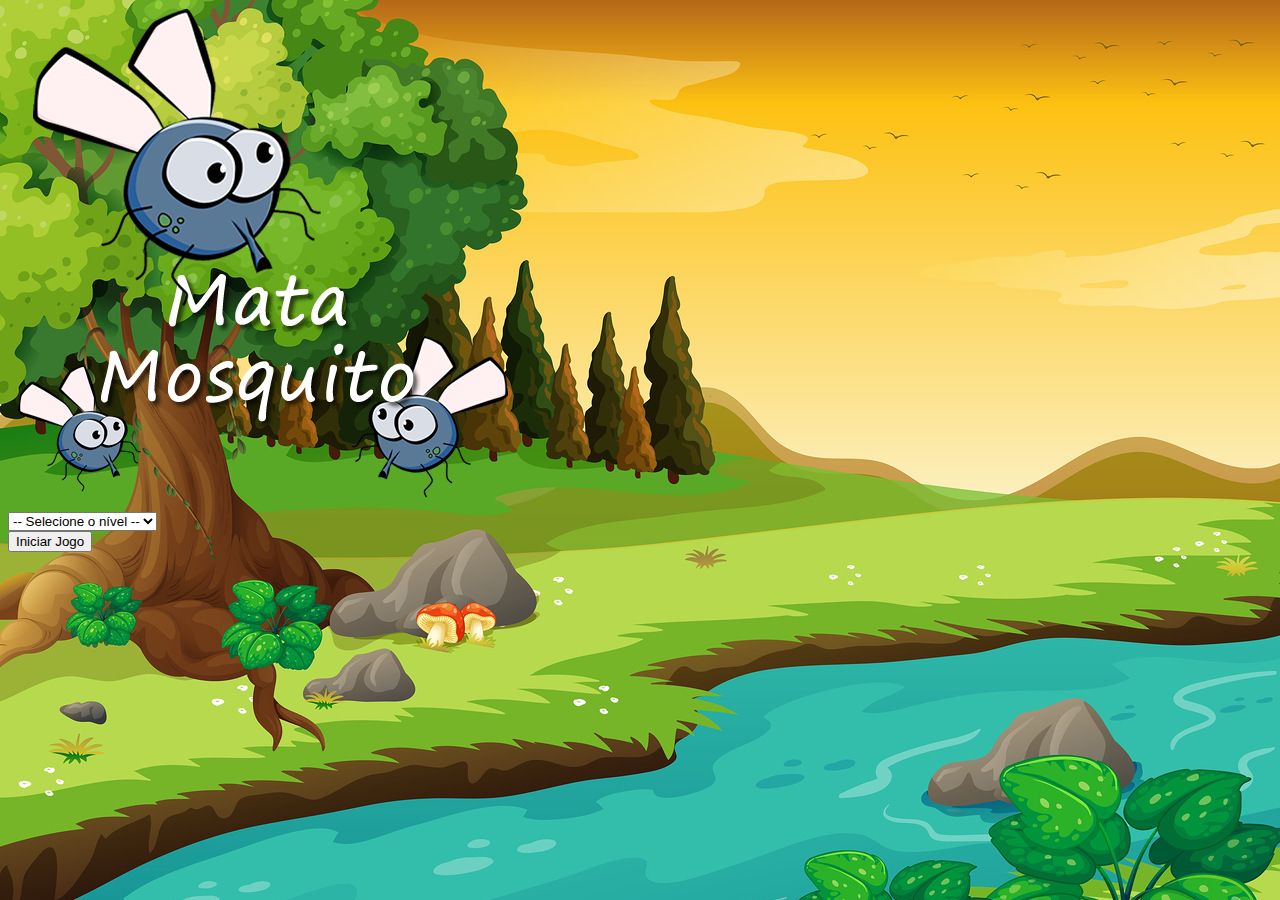
<file: index.html>
<!DOCTYPE html>
<html lang="pt-br">
<head>
    <meta charset="UTF-8">
    <meta http-equiv="X-UA-Compatible" content="IE=edge">
    <meta name="viewport" content="width=device-width, initial-scale=1.0">
    <title>Document</title>
    <link href="https://cdn.jsdelivr.net/npm/bootstrap@5.0.2/dist/css/bootstrap.min.css" rel="stylesheet" integrity="sha384-EVSTQN3/azprG1Anm3QDgpJLIm9Nao0Yz1ztcQTwFspd3yD65VohhpuuCOmLASjC" crossorigin="anonymous">
    <link rel="stylesheet" href="estilo.css">

    <script>
        function iniciarJogo(){
            var nivel = document.getElementById('nivel').value

            if (nivel === ''){
                alert("Selecione um nível para começar o jogo!")
                return false
            }

            window.location.href = 'app.html?' + nivel
        }
    </script>
</head>
<body>

    <div class="container">
        <div class="row">
            <div class="col">
                <div class="d-flex justify-content-center">
                    <img src="imagens/game.png">
                </div>
            </div>
        </div>

        <div class="row">
            <div class="col">
                <div class="d-flex justify-content-center">
                    <div class="mb-2">
                        <select class="form-control" id="nivel">
                        <option value="">-- Selecione o nível --</option>
                        <option value="normal">Normal</option>
                        <option value="dificil">Díficil</option>
                        <option value="chucknorris">Chuck Norris</option>
                    </div>
                </select>
                </div>
            </div>
        </div>
        
        <div class="row">
            <div class="col">
                <div class="d-flex justify-content-center">
                    <button type="buttom" class="btn btn-danger btn-lg" onclick="iniciarJogo()">
                        Iniciar Jogo
                    </button>
                </div>
            </div>
        </div>
    </div>
    
</body>
</html>
</file>
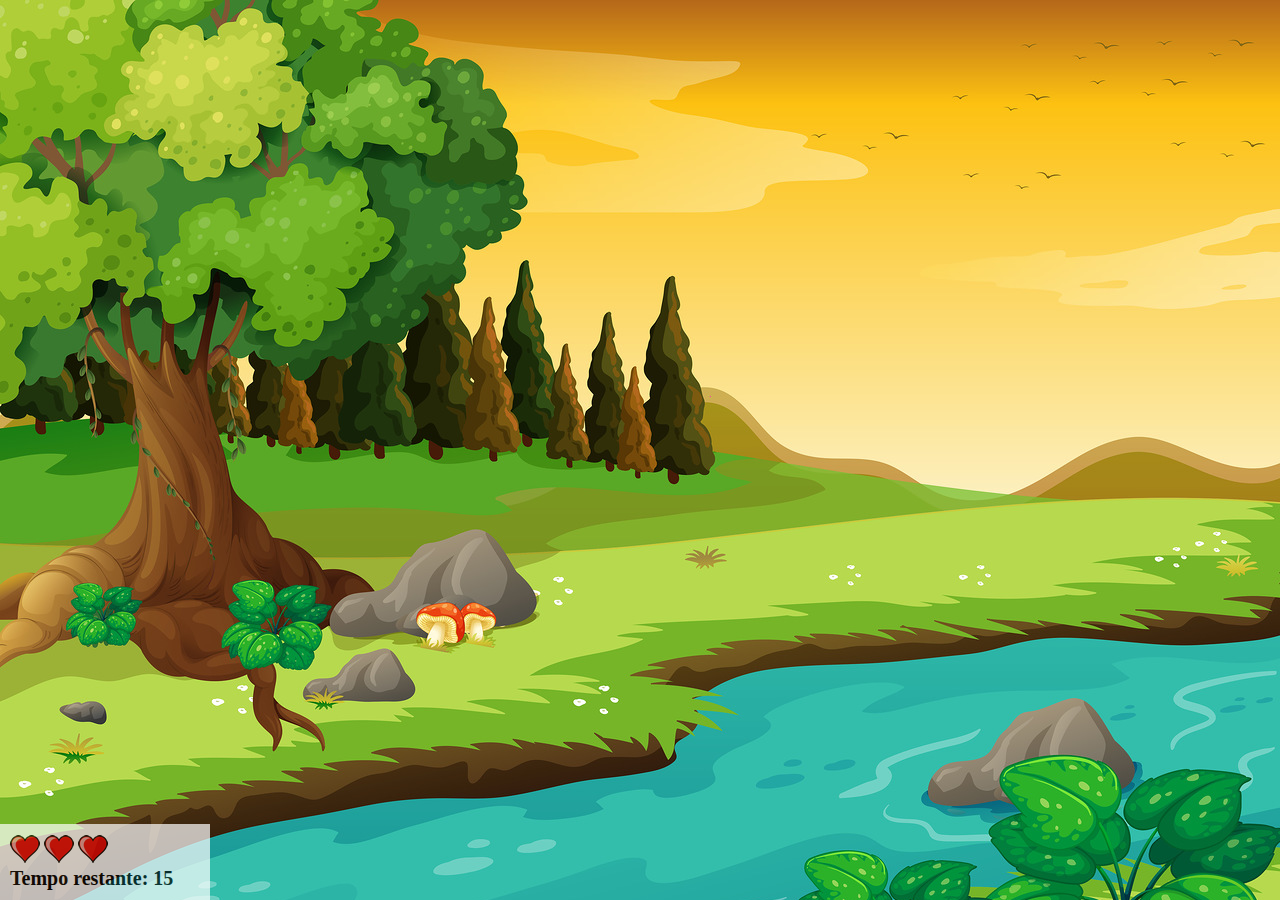
<file: app.html>
<!DOCTYPE html>
<html lang="pt-br">
<head>
    <meta charset="UTF-8">
    <meta http-equiv="X-UA-Compatible" content="IE=edge">
    <meta name="viewport" content="width=device-width, initial-scale=1.0">
    <title>Document</title>
    <link rel="stylesheet" href="estilo.css">
    <script src="jogo.js"></script>
</head>
<body onresize="ajustaTamanhoPalcoJogo()">
    
    
    <div class="painel">
        <div class="vidas">
            <img id="v1" src="imagens/coracao_cheio.png">
            <img id="v2" src="imagens/coracao_cheio.png">
            <img id="v3" src="imagens/coracao_cheio.png">
        </div>
        <div class="cronometro"> Tempo restante: <span id="cronometro"></span>

        </div>
    </div>

    <script>
        document.getElementById('cronometro').innerHTML = tempo
        var criaMosquito = setInterval(function(){
            posicaoRandomica()
            }, criaMosquitoTempo)
    </script>
</body>
</html>
</file>
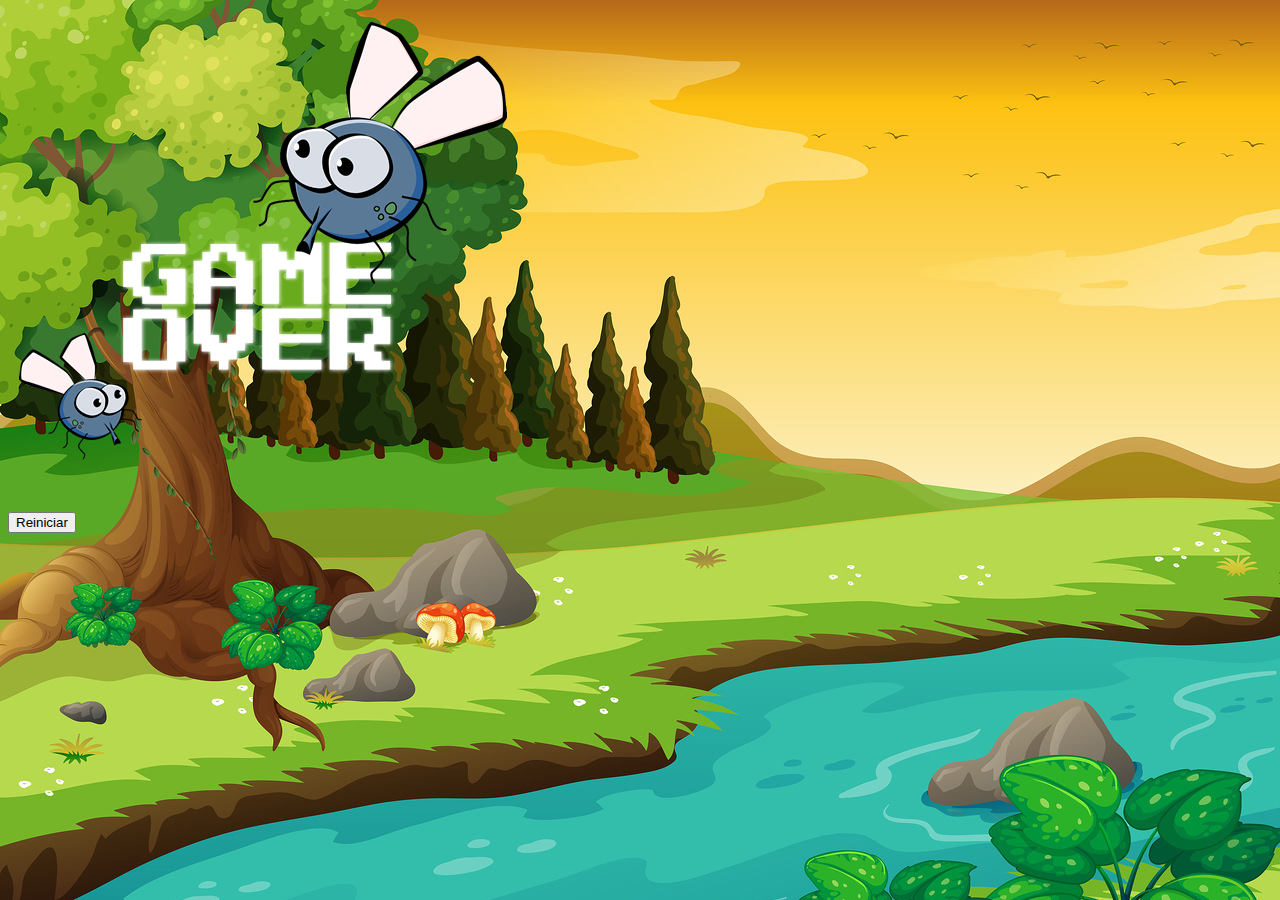
<file: fim_de_jogo.html>
<!DOCTYPE html>
<html lang="pt-br">
<head>
    <meta charset="UTF-8">
    <meta http-equiv="X-UA-Compatible" content="IE=edge">
    <meta name="viewport" content="width=device-width, initial-scale=1.0">
    <title>Document</title>
    <link href="https://cdn.jsdelivr.net/npm/bootstrap@5.0.2/dist/css/bootstrap.min.css" rel="stylesheet" integrity="sha384-EVSTQN3/azprG1Anm3QDgpJLIm9Nao0Yz1ztcQTwFspd3yD65VohhpuuCOmLASjC" crossorigin="anonymous">
    <link rel="stylesheet" href="estilo.css">
</head>
<body>

    <div class="container">
        <div class="row">
            <div class="col">
                <div class="d-flex justify-content-center">
                    <img src="imagens/game_over.png">
                </div>
            </div>
        </div>

        <div class="row">
            <div class="col">
                <div class="d-flex justify-content-center">
                    <button type="buttom" class="btn btn-dark btn-lg" onclick="window.location.href = 'index.html' ">
                        Reiniciar
                    </button>
                </div>
            </div>
        </div>
    </div>
    
</body>
</html>
</file>
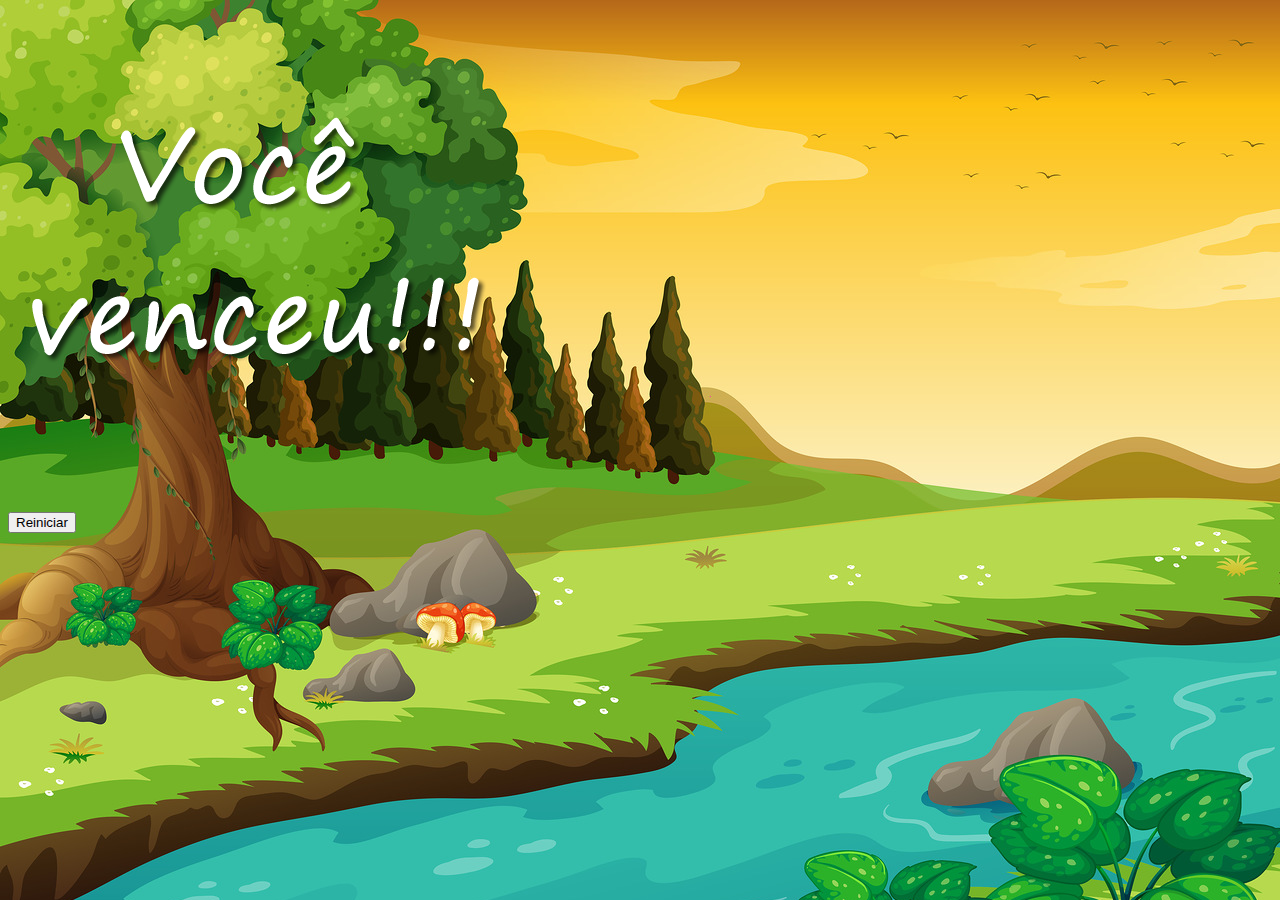
<file: vitoria.html>
<!DOCTYPE html>
<html lang="pt-br">
<head>
    <meta charset="UTF-8">
    <meta http-equiv="X-UA-Compatible" content="IE=edge">
    <meta name="viewport" content="width=device-width, initial-scale=1.0">
    <title>Document</title>
    <link href="https://cdn.jsdelivr.net/npm/bootstrap@5.0.2/dist/css/bootstrap.min.css" rel="stylesheet" integrity="sha384-EVSTQN3/azprG1Anm3QDgpJLIm9Nao0Yz1ztcQTwFspd3yD65VohhpuuCOmLASjC" crossorigin="anonymous">
    <link rel="stylesheet" href="estilo.css">
</head>
<body>

    <div class="container">
        <div class="row">
            <div class="col">
                <div class="d-flex justify-content-center">
                    <img src="imagens/vitoria.png">
                </div>
            </div>
        </div>

        <div class="row">
            <div class="col">
                <div class="d-flex justify-content-center">
                    <button type="buttom" class="btn btn-dark btn-lg" onclick="window.location.href = 'index.html' ">
                        Reiniciar
                    </button>
                </div>
            </div>
        </div>
    </div>
    
</body>
</html>
</file>
<file: estilo.css>
html {
    cursor: url(imagens/mata_mosquito.png) 30 30, auto;
}


body {
    background-image: url(imagens/bg.jpg);
    background-repeat: no-repeat;
    background-size: 100%;
}

.mosquito1 {
    width: 50px;
    height: 50px;
}

.mosquito2 {
    width: 70px;
    height: 70px;
}

.mosquito3 {
    width: 90px;
    height: 90px;
}

.ladoA {
    transform: scaleX(1);
}

.ladoB {
    transform: scaleX(-1);
}   

.painel {
    position: absolute;
    width: 190px;
    padding: 10px;
    bottom: 0px;
    left: 0px;
    border-top: solid 1px #fff;
    background-color: #fff;
    opacity: 0.7;

}

.vidas {
    float: left;
}

.cronometro {
    float: left;
    font-size: 20px;
    font-weight: bold;
}
</file>
